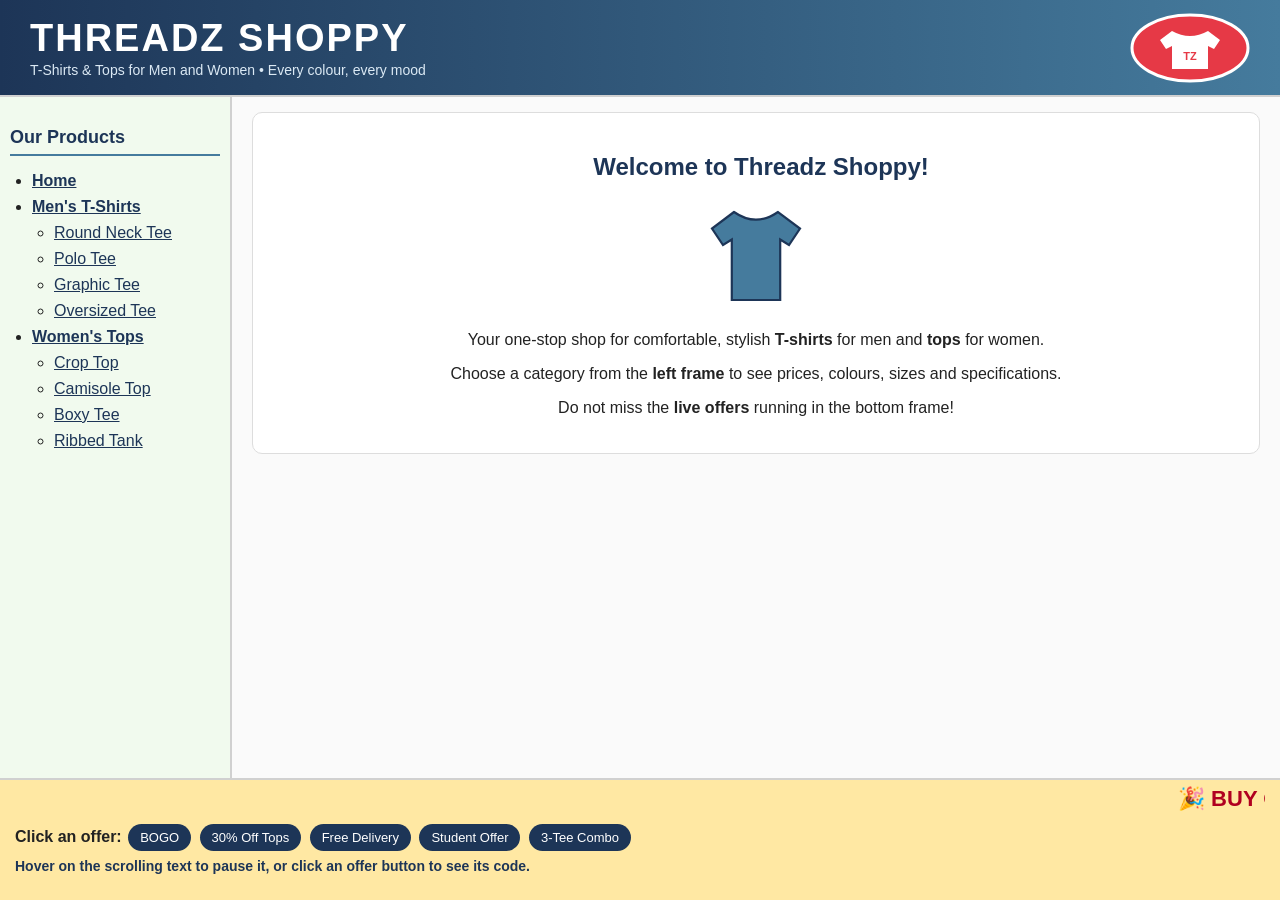
<file: index.html>
<!DOCTYPE HTML PUBLIC "-//W3C//DTD HTML 4.01 Frameset//EN" "http://www.w3.org/TR/html4/frameset.dtd">
<html>
<head>
<meta charset="utf-8">
<title>Threadz Shoppy - T-Shirts &amp; Tops</title>
</head>
<frameset rows="95,*,120" frameborder="1" border="2">
  <frame name="top" src="top.html" scrolling="no">
  <frameset cols="230,*">
    <frame name="left" src="left.html">
    <frame name="right" src="welcome.html">
  </frameset>
  <frame name="bottom" src="bottom.html" scrolling="no">
  <noframes><body>Your browser does not support frames.</body></noframes>
</frameset>
</html>
</file>
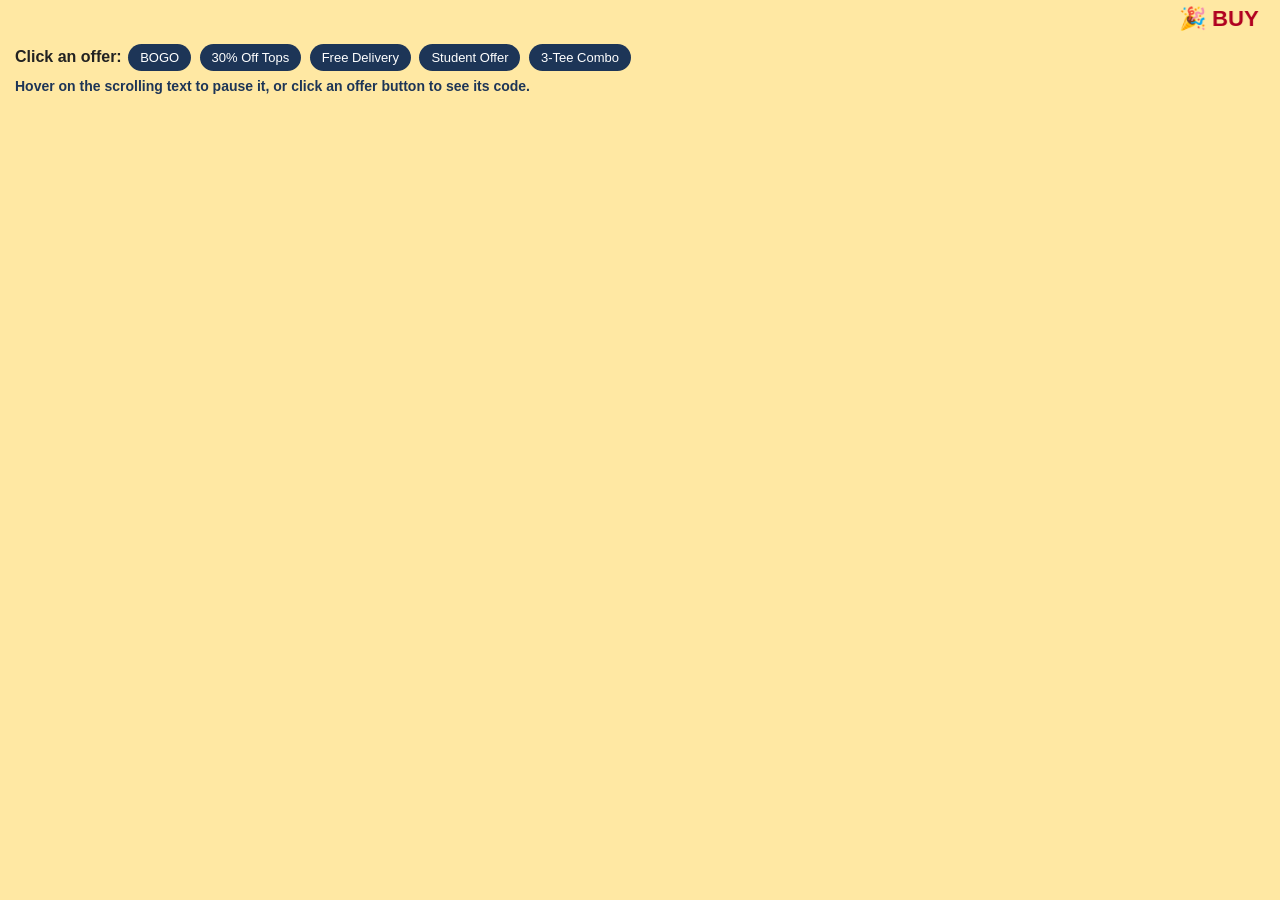
<file: bottom.html>
<!DOCTYPE html>
<html><head><meta charset="utf-8"><title>Offers</title><link rel="stylesheet" href="style.css">
<script>
var offers = {
  1: "BUY ONE GET ONE FREE on Men's Round Neck Tees - use code BOGO1",
  2: "Flat 30% OFF on all Women's Tops - use code WOMEN30",
  3: "FREE delivery on orders above Rs. 999 - applied automatically",
  4: "Extra 10% OFF for students (show college ID) - use code STUDENT10",
  5: "Combo: Any 3 T-shirts for Rs. 1299 - use code COMBO3"
};
function showOffer(n) {
  document.getElementById('msg').innerHTML = "&#127873; " + offers[n];
}
</script></head>
<body class="bottom">
<marquee behavior="scroll" direction="left" scrollamount="6" onmouseover="this.stop()" onmouseout="this.start()">
  &#127881; BUY ONE GET ONE FREE on Men's Round Neck Tees! &nbsp;&nbsp;&bull;&nbsp;&nbsp; Flat 30% OFF on Women's Tops! &nbsp;&nbsp;&bull;&nbsp;&nbsp; Free delivery above Rs. 999! &nbsp;&nbsp;&bull;&nbsp;&nbsp; Students get extra 10% OFF! &nbsp;&nbsp;&bull;&nbsp;&nbsp; Any 3 T-shirts for Rs. 1299! &#127881;
</marquee>
<div class="chips">
  <b>Click an offer:</b>
  <button onclick="showOffer(1)">BOGO</button>
  <button onclick="showOffer(2)">30% Off Tops</button>
  <button onclick="showOffer(3)">Free Delivery</button>
  <button onclick="showOffer(4)">Student Offer</button>
  <button onclick="showOffer(5)">3-Tee Combo</button>
</div>
<div id="msg">Hover on the scrolling text to pause it, or click an offer button to see its code.</div>
</body></html>
</file>
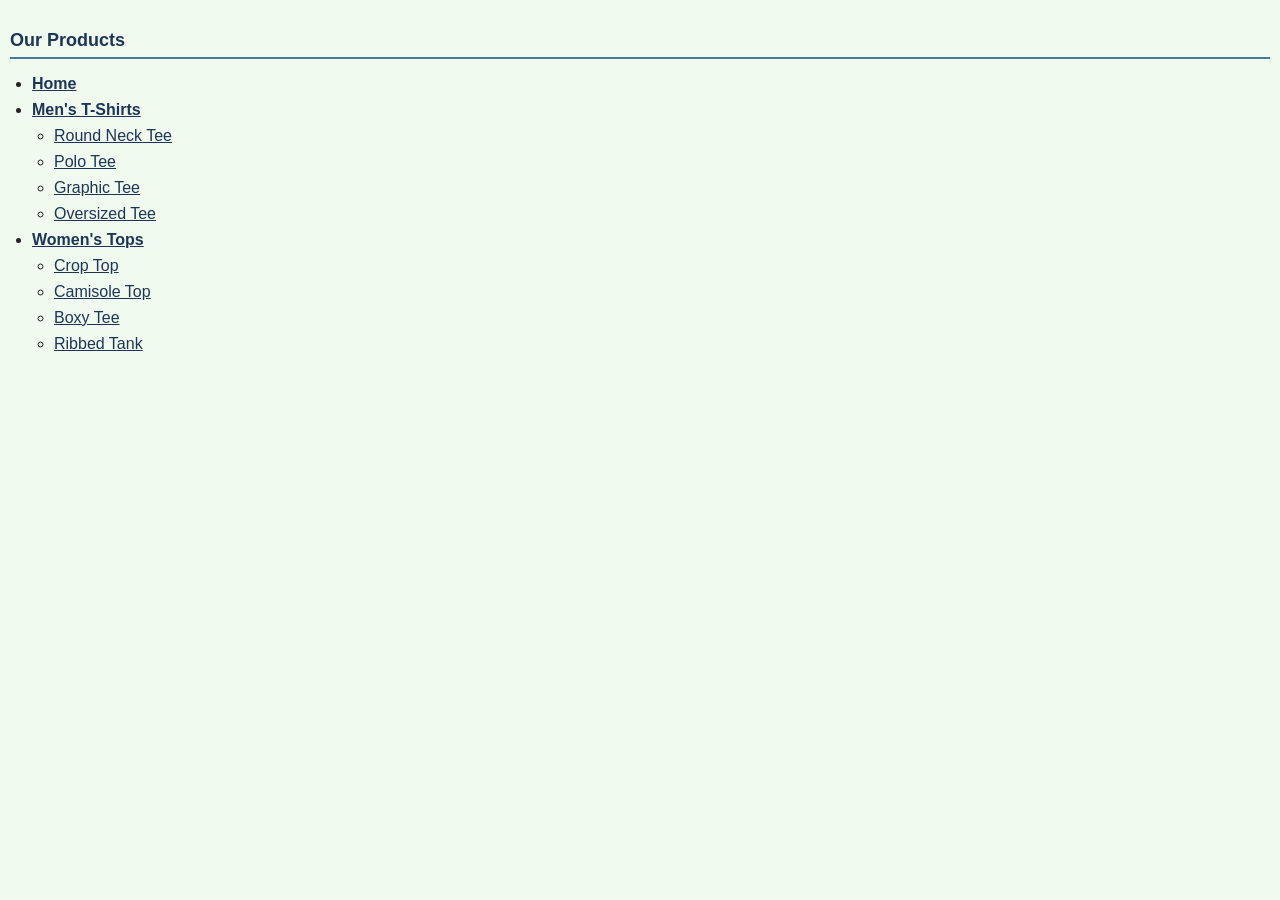
<file: left.html>
<!DOCTYPE html>
<html><head><meta charset="utf-8"><title>Left</title><link rel="stylesheet" href="style.css"></head>
<body class="left">
<h2>Our Products</h2>
<ul>
  <li><a href="welcome.html" target="right">Home</a></li>
  <li><a href="men.html" target="right">Men's T-Shirts</a>
    <ul>
      <li><a href="men.html#round" target="right">Round Neck Tee</a></li>
      <li><a href="men.html#polo" target="right">Polo Tee</a></li>
      <li><a href="men.html#graphic" target="right">Graphic Tee</a></li>
      <li><a href="men.html#oversized" target="right">Oversized Tee</a></li>
    </ul>
  </li>
  <li><a href="women.html" target="right">Women's Tops</a>
    <ul>
      <li><a href="women.html#crop" target="right">Crop Top</a></li>
      <li><a href="women.html#cami" target="right">Camisole Top</a></li>
      <li><a href="women.html#boxy" target="right">Boxy Tee</a></li>
      <li><a href="women.html#tank" target="right">Ribbed Tank</a></li>
    </ul>
  </li>
</ul>
</body></html>
</file>
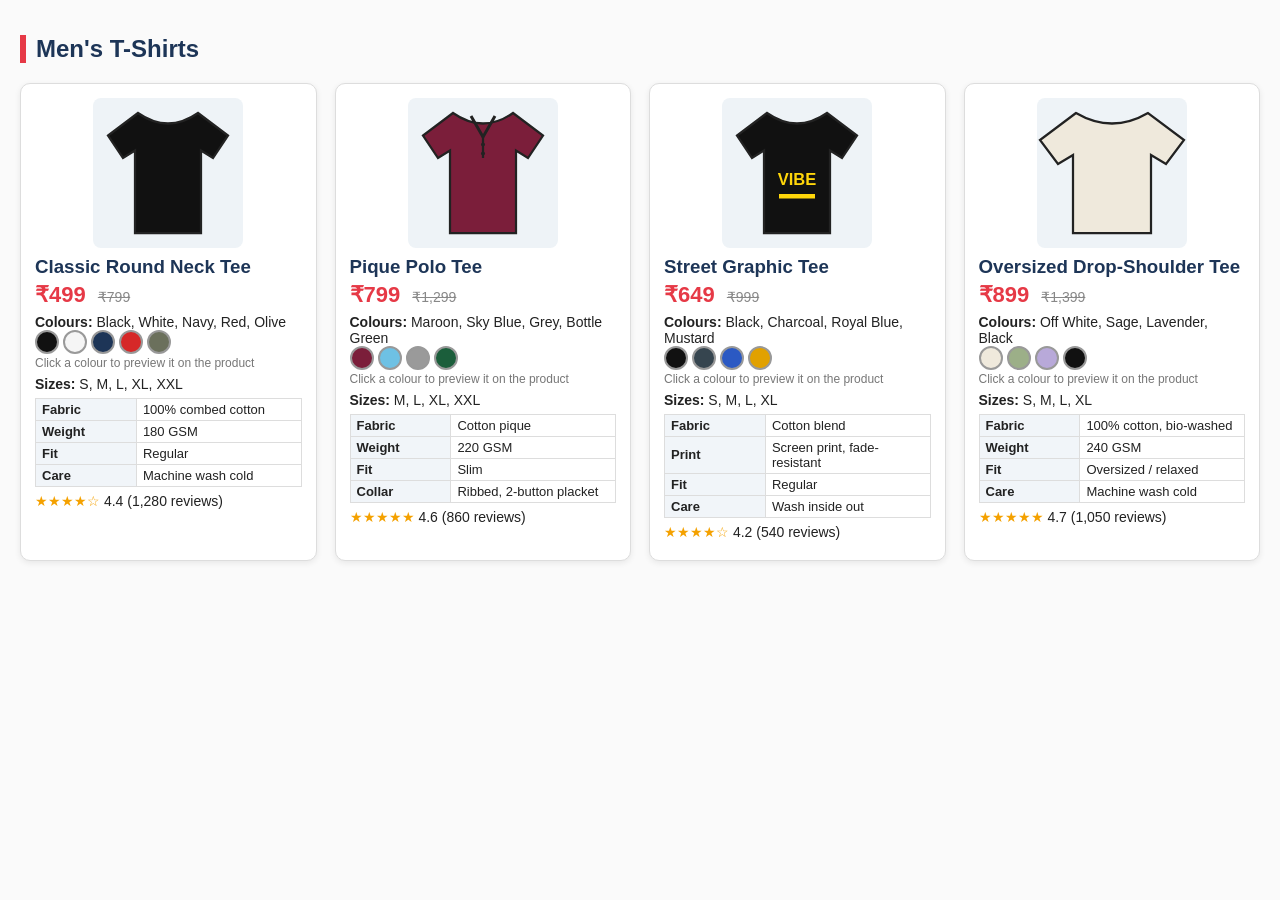
<file: men.html>
<!DOCTYPE html>
<html><head><meta charset="utf-8"><title>Men's T-Shirts</title><link rel="stylesheet" href="style.css">
<script>
function paint(sw, colour) {
  var card = sw.closest ? sw.closest('.card') : sw.parentNode.parentNode.parentNode;
  card.getElementsByClassName('fill')[0].setAttribute('fill', colour);
}
</script></head>
<body>
<div class="page">
  <h2>Men's T-Shirts</h2>
  <div class="cards">
<div class="card" id="round">
  <svg viewBox="0 0 100 100"><path class="fill" d="M30 10 L10 25 L20 40 L28 35 L28 90 L72 90 L72 35 L80 40 L90 25 L70 10 Q50 24 30 10 Z" fill="#111111" stroke="#222" stroke-width="1.5"/></svg>
  <h3>Classic Round Neck Tee</h3>
  <div class="price">&#8377;499 <s>&#8377;799</s></div>
  <div class="row"><b>Colours:</b> Black, White, Navy, Red, Olive<br><span class="sw" style="background:#111111" title="Black" onclick="paint(this,'#111111')"></span><span class="sw" style="background:#f5f5f5" title="White" onclick="paint(this,'#f5f5f5')"></span><span class="sw" style="background:#1d3557" title="Navy" onclick="paint(this,'#1d3557')"></span><span class="sw" style="background:#d62828" title="Red" onclick="paint(this,'#d62828')"></span><span class="sw" style="background:#6b705c" title="Olive" onclick="paint(this,'#6b705c')"></span><br><span class="hint">Click a colour to preview it on the product</span></div>
  <div class="row"><b>Sizes:</b> S, M, L, XL, XXL</div>
  <table class="spec"><tr><td>Fabric</td><td>100% combed cotton</td></tr><tr><td>Weight</td><td>180 GSM</td></tr><tr><td>Fit</td><td>Regular</td></tr><tr><td>Care</td><td>Machine wash cold</td></tr></table>
  <div class="row"><span class="stars">&#9733;&#9733;&#9733;&#9733;&#9734;</span> 4.4 (1,280 reviews)</div>
</div>
<div class="card" id="polo">
  <svg viewBox="0 0 100 100"><path class="fill" d="M30 10 L10 25 L20 40 L28 35 L28 90 L72 90 L72 35 L80 40 L90 25 L70 10 Q50 24 30 10 Z" fill="#7b1e3a" stroke="#222" stroke-width="1.5"/><path d="M42 12 L50 26 L58 12" fill="none" stroke="#222" stroke-width="2"/><line x1="50" y1="26" x2="50" y2="40" stroke="#222" stroke-width="1.5"/><circle cx="50" cy="31" r="1.3" fill="#222"/><circle cx="50" cy="37" r="1.3" fill="#222"/></svg>
  <h3>Pique Polo Tee</h3>
  <div class="price">&#8377;799 <s>&#8377;1,299</s></div>
  <div class="row"><b>Colours:</b> Maroon, Sky Blue, Grey, Bottle Green<br><span class="sw" style="background:#7b1e3a" title="Maroon" onclick="paint(this,'#7b1e3a')"></span><span class="sw" style="background:#6ec1e4" title="Sky Blue" onclick="paint(this,'#6ec1e4')"></span><span class="sw" style="background:#9a9a9a" title="Grey" onclick="paint(this,'#9a9a9a')"></span><span class="sw" style="background:#1b5e3b" title="Bottle Green" onclick="paint(this,'#1b5e3b')"></span><br><span class="hint">Click a colour to preview it on the product</span></div>
  <div class="row"><b>Sizes:</b> M, L, XL, XXL</div>
  <table class="spec"><tr><td>Fabric</td><td>Cotton pique</td></tr><tr><td>Weight</td><td>220 GSM</td></tr><tr><td>Fit</td><td>Slim</td></tr><tr><td>Collar</td><td>Ribbed, 2-button placket</td></tr></table>
  <div class="row"><span class="stars">&#9733;&#9733;&#9733;&#9733;&#9733;</span> 4.6 (860 reviews)</div>
</div>
<div class="card" id="graphic">
  <svg viewBox="0 0 100 100"><path class="fill" d="M30 10 L10 25 L20 40 L28 35 L28 90 L72 90 L72 35 L80 40 L90 25 L70 10 Q50 24 30 10 Z" fill="#111111" stroke="#222" stroke-width="1.5"/><text x="50" y="58" font-size="11" font-weight="bold" text-anchor="middle" fill="#ffd60a">VIBE</text><rect x="38" y="64" width="24" height="3" fill="#ffd60a"/></svg>
  <h3>Street Graphic Tee</h3>
  <div class="price">&#8377;649 <s>&#8377;999</s></div>
  <div class="row"><b>Colours:</b> Black, Charcoal, Royal Blue, Mustard<br><span class="sw" style="background:#111111" title="Black" onclick="paint(this,'#111111')"></span><span class="sw" style="background:#36454f" title="Charcoal" onclick="paint(this,'#36454f')"></span><span class="sw" style="background:#2b59c3" title="Royal Blue" onclick="paint(this,'#2b59c3')"></span><span class="sw" style="background:#e1a100" title="Mustard" onclick="paint(this,'#e1a100')"></span><br><span class="hint">Click a colour to preview it on the product</span></div>
  <div class="row"><b>Sizes:</b> S, M, L, XL</div>
  <table class="spec"><tr><td>Fabric</td><td>Cotton blend</td></tr><tr><td>Print</td><td>Screen print, fade-resistant</td></tr><tr><td>Fit</td><td>Regular</td></tr><tr><td>Care</td><td>Wash inside out</td></tr></table>
  <div class="row"><span class="stars">&#9733;&#9733;&#9733;&#9733;&#9734;</span> 4.2 (540 reviews)</div>
</div>
<div class="card" id="oversized">
  <svg viewBox="0 0 100 100"><path class="fill" d="M26 10 L2 28 L14 44 L24 38 L24 90 L76 90 L76 38 L86 44 L98 28 L74 10 Q50 24 26 10 Z" fill="#efe9dc" stroke="#222" stroke-width="1.5"/></svg>
  <h3>Oversized Drop-Shoulder Tee</h3>
  <div class="price">&#8377;899 <s>&#8377;1,399</s></div>
  <div class="row"><b>Colours:</b> Off White, Sage, Lavender, Black<br><span class="sw" style="background:#efe9dc" title="Off White" onclick="paint(this,'#efe9dc')"></span><span class="sw" style="background:#9caf88" title="Sage" onclick="paint(this,'#9caf88')"></span><span class="sw" style="background:#b8a9d9" title="Lavender" onclick="paint(this,'#b8a9d9')"></span><span class="sw" style="background:#111111" title="Black" onclick="paint(this,'#111111')"></span><br><span class="hint">Click a colour to preview it on the product</span></div>
  <div class="row"><b>Sizes:</b> S, M, L, XL</div>
  <table class="spec"><tr><td>Fabric</td><td>100% cotton, bio-washed</td></tr><tr><td>Weight</td><td>240 GSM</td></tr><tr><td>Fit</td><td>Oversized / relaxed</td></tr><tr><td>Care</td><td>Machine wash cold</td></tr></table>
  <div class="row"><span class="stars">&#9733;&#9733;&#9733;&#9733;&#9733;</span> 4.7 (1,050 reviews)</div>
</div>
  </div>
</div>
</body></html>
</file>
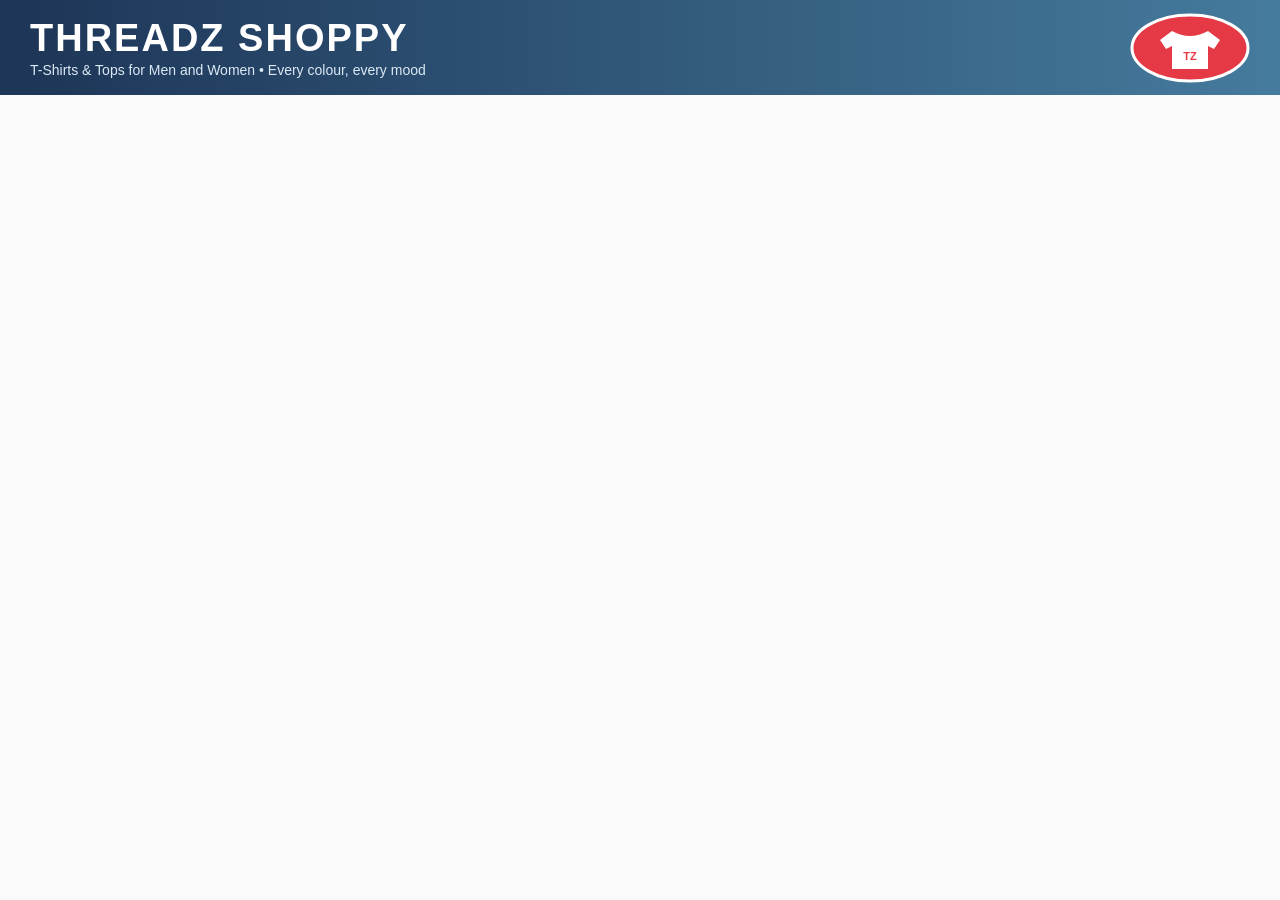
<file: top.html>
<!DOCTYPE html>
<html><head><meta charset="utf-8"><title>Top</title><link rel="stylesheet" href="style.css"></head>
<body>
<div class="top">
  <div>
    <h1>THREADZ SHOPPY</h1>
    <p>T-Shirts &amp; Tops for Men and Women &bull; Every colour, every mood</p>
  </div>
  <!-- LOGO -->
  <svg class="logo" viewBox="0 0 120 70">
    <ellipse cx="60" cy="35" rx="58" ry="33" fill="#e63946" stroke="#fff" stroke-width="3"/>
    <path d="M42 18 L30 27 L36 36 L42 33 L42 56 L78 56 L78 33 L84 36 L90 27 L78 18 Q60 28 42 18 Z" fill="#fff"/>
    <text x="60" y="47" font-size="11" font-weight="bold" fill="#e63946" text-anchor="middle">TZ</text>
  </svg>
</div>
</body></html>
</file>
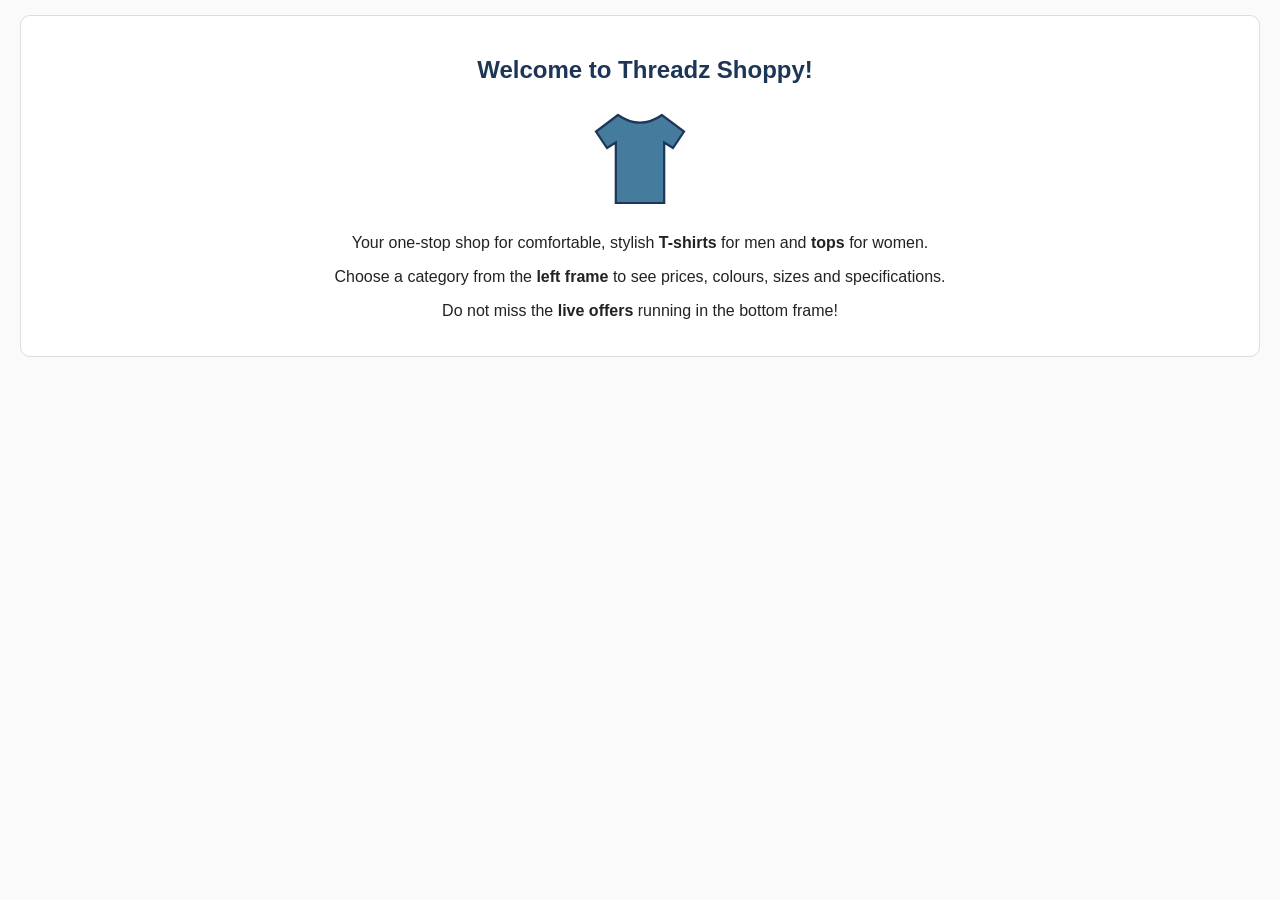
<file: welcome.html>
<!DOCTYPE html>
<html><head><meta charset="utf-8"><title>Welcome</title><link rel="stylesheet" href="style.css"></head>
<body>
<div class="page">
  <div class="hero">
    <h2 style="border:0">Welcome to Threadz Shoppy!</h2>
    <svg width="110" height="110" viewBox="0 0 100 100"><path d="M30 10 L10 25 L20 40 L28 35 L28 90 L72 90 L72 35 L80 40 L90 25 L70 10 Q50 24 30 10 Z" fill="#457b9d" stroke="#1d3557" stroke-width="2"/></svg>
    <p>Your one-stop shop for comfortable, stylish <b>T-shirts</b> for men and <b>tops</b> for women.</p>
    <p>Choose a category from the <b>left frame</b> to see prices, colours, sizes and specifications.</p>
    <p>Do not miss the <b>live offers</b> running in the bottom frame!</p>
  </div>
</div>
</body></html>
</file>
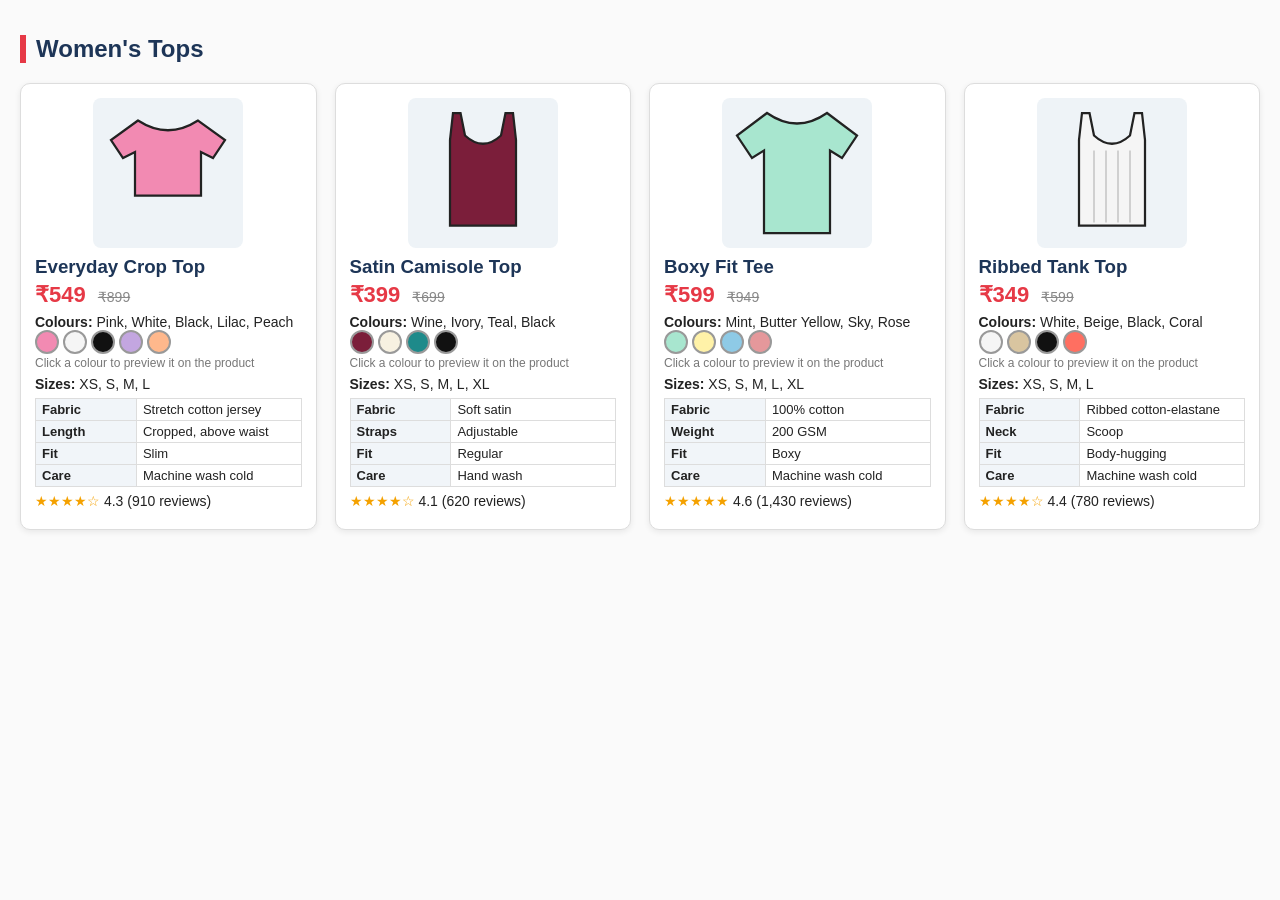
<file: women.html>
<!DOCTYPE html>
<html><head><meta charset="utf-8"><title>Women's Tops</title><link rel="stylesheet" href="style.css">
<script>
function paint(sw, colour) {
  var card = sw.closest ? sw.closest('.card') : sw.parentNode.parentNode.parentNode;
  card.getElementsByClassName('fill')[0].setAttribute('fill', colour);
}
</script></head>
<body>
<div class="page">
  <h2>Women's Tops</h2>
  <div class="cards">
<div class="card" id="crop">
  <svg viewBox="0 0 100 100"><path class="fill" d="M30 15 L12 28 L20 40 L28 36 L28 65 L72 65 L72 36 L80 40 L88 28 L70 15 Q50 28 30 15 Z" fill="#f28ab2" stroke="#222" stroke-width="1.5"/></svg>
  <h3>Everyday Crop Top</h3>
  <div class="price">&#8377;549 <s>&#8377;899</s></div>
  <div class="row"><b>Colours:</b> Pink, White, Black, Lilac, Peach<br><span class="sw" style="background:#f28ab2" title="Pink" onclick="paint(this,'#f28ab2')"></span><span class="sw" style="background:#f5f5f5" title="White" onclick="paint(this,'#f5f5f5')"></span><span class="sw" style="background:#111111" title="Black" onclick="paint(this,'#111111')"></span><span class="sw" style="background:#c3a6e0" title="Lilac" onclick="paint(this,'#c3a6e0')"></span><span class="sw" style="background:#ffb88c" title="Peach" onclick="paint(this,'#ffb88c')"></span><br><span class="hint">Click a colour to preview it on the product</span></div>
  <div class="row"><b>Sizes:</b> XS, S, M, L</div>
  <table class="spec"><tr><td>Fabric</td><td>Stretch cotton jersey</td></tr><tr><td>Length</td><td>Cropped, above waist</td></tr><tr><td>Fit</td><td>Slim</td></tr><tr><td>Care</td><td>Machine wash cold</td></tr></table>
  <div class="row"><span class="stars">&#9733;&#9733;&#9733;&#9733;&#9734;</span> 4.3 (910 reviews)</div>
</div>
<div class="card" id="cami">
  <svg viewBox="0 0 100 100"><path class="fill" d="M35 10 L38 25 Q50 36 62 25 L65 10 L70 10 L72 28 L72 85 L28 85 L28 28 L30 10 Z" fill="#7b1e3a" stroke="#222" stroke-width="1.5"/></svg>
  <h3>Satin Camisole Top</h3>
  <div class="price">&#8377;399 <s>&#8377;699</s></div>
  <div class="row"><b>Colours:</b> Wine, Ivory, Teal, Black<br><span class="sw" style="background:#7b1e3a" title="Wine" onclick="paint(this,'#7b1e3a')"></span><span class="sw" style="background:#f7f1e1" title="Ivory" onclick="paint(this,'#f7f1e1')"></span><span class="sw" style="background:#1e8a8a" title="Teal" onclick="paint(this,'#1e8a8a')"></span><span class="sw" style="background:#111111" title="Black" onclick="paint(this,'#111111')"></span><br><span class="hint">Click a colour to preview it on the product</span></div>
  <div class="row"><b>Sizes:</b> XS, S, M, L, XL</div>
  <table class="spec"><tr><td>Fabric</td><td>Soft satin</td></tr><tr><td>Straps</td><td>Adjustable</td></tr><tr><td>Fit</td><td>Regular</td></tr><tr><td>Care</td><td>Hand wash</td></tr></table>
  <div class="row"><span class="stars">&#9733;&#9733;&#9733;&#9733;&#9734;</span> 4.1 (620 reviews)</div>
</div>
<div class="card" id="boxy">
  <svg viewBox="0 0 100 100"><path class="fill" d="M30 10 L10 25 L20 40 L28 35 L28 90 L72 90 L72 35 L80 40 L90 25 L70 10 Q50 24 30 10 Z" fill="#a8e6cf" stroke="#222" stroke-width="1.5"/></svg>
  <h3>Boxy Fit Tee</h3>
  <div class="price">&#8377;599 <s>&#8377;949</s></div>
  <div class="row"><b>Colours:</b> Mint, Butter Yellow, Sky, Rose<br><span class="sw" style="background:#a8e6cf" title="Mint" onclick="paint(this,'#a8e6cf')"></span><span class="sw" style="background:#fff2a8" title="Butter Yellow" onclick="paint(this,'#fff2a8')"></span><span class="sw" style="background:#8ecae6" title="Sky" onclick="paint(this,'#8ecae6')"></span><span class="sw" style="background:#e5989b" title="Rose" onclick="paint(this,'#e5989b')"></span><br><span class="hint">Click a colour to preview it on the product</span></div>
  <div class="row"><b>Sizes:</b> XS, S, M, L, XL</div>
  <table class="spec"><tr><td>Fabric</td><td>100% cotton</td></tr><tr><td>Weight</td><td>200 GSM</td></tr><tr><td>Fit</td><td>Boxy</td></tr><tr><td>Care</td><td>Machine wash cold</td></tr></table>
  <div class="row"><span class="stars">&#9733;&#9733;&#9733;&#9733;&#9733;</span> 4.6 (1,430 reviews)</div>
</div>
<div class="card" id="tank">
  <svg viewBox="0 0 100 100"><path class="fill" d="M35 10 L38 25 Q50 36 62 25 L65 10 L70 10 L72 28 L72 85 L28 85 L28 28 L30 10 Z" fill="#f5f5f5" stroke="#222" stroke-width="1.5"/><line x1="38" y1="35" x2="38" y2="83" stroke="#0003"/><line x1="46" y1="35" x2="46" y2="83" stroke="#0003"/><line x1="54" y1="35" x2="54" y2="83" stroke="#0003"/><line x1="62" y1="35" x2="62" y2="83" stroke="#0003"/></svg>
  <h3>Ribbed Tank Top</h3>
  <div class="price">&#8377;349 <s>&#8377;599</s></div>
  <div class="row"><b>Colours:</b> White, Beige, Black, Coral<br><span class="sw" style="background:#f5f5f5" title="White" onclick="paint(this,'#f5f5f5')"></span><span class="sw" style="background:#d9c5a0" title="Beige" onclick="paint(this,'#d9c5a0')"></span><span class="sw" style="background:#111111" title="Black" onclick="paint(this,'#111111')"></span><span class="sw" style="background:#ff6f61" title="Coral" onclick="paint(this,'#ff6f61')"></span><br><span class="hint">Click a colour to preview it on the product</span></div>
  <div class="row"><b>Sizes:</b> XS, S, M, L</div>
  <table class="spec"><tr><td>Fabric</td><td>Ribbed cotton-elastane</td></tr><tr><td>Neck</td><td>Scoop</td></tr><tr><td>Fit</td><td>Body-hugging</td></tr><tr><td>Care</td><td>Machine wash cold</td></tr></table>
  <div class="row"><span class="stars">&#9733;&#9733;&#9733;&#9733;&#9734;</span> 4.4 (780 reviews)</div>
</div>
  </div>
</div>
</body></html>
</file>
<file: style.css>
* { box-sizing: border-box; }
body { margin: 0; font-family: "Segoe UI", Arial, sans-serif; background: #fafafa; color: #222; }

/* TOP FRAME */
.top { display: flex; align-items: center; justify-content: space-between;
       background: linear-gradient(90deg, #1d3557, #457b9d); color: #fff; padding: 10px 30px; height: 95px; }
.top h1 { margin: 0; font-size: 38px; letter-spacing: 2px; }
.top p { margin: 2px 0 0; font-size: 14px; color: #dbe9f4; }
.logo { width: 120px; height: 70px; }

/* LEFT FRAME */
.left { background: #f1faee; padding: 15px 10px; min-height: 100vh; }
.left h2 { font-size: 18px; color: #1d3557; border-bottom: 2px solid #457b9d; padding-bottom: 6px; }
.left ul { padding-left: 22px; list-style: disc; }
.left ul ul { list-style: circle; margin-top: 4px; }
.left li { margin: 8px 0; }
.left a { color: #1d3557; font-weight: 600; text-decoration: underline; }
.left a:hover { color: #e63946; }
.left ul ul a { font-weight: 400; }

/* RIGHT FRAME */
.page { padding: 15px 20px; }
.page h2 { color: #1d3557; border-left: 6px solid #e63946; padding-left: 10px; }
.hero { background: #fff; border: 1px solid #ddd; border-radius: 10px; padding: 20px; text-align: center; }
.cards { display: grid; grid-template-columns: repeat(auto-fill, minmax(250px, 1fr)); gap: 18px; }
.card { background: #fff; border: 1px solid #ddd; border-radius: 10px; padding: 14px; box-shadow: 0 2px 6px rgba(0,0,0,.08); }
.card h3 { margin: 8px 0 4px; color: #1d3557; }
.card svg { display: block; margin: 0 auto; width: 150px; height: 150px; background: #eef3f7; border-radius: 8px; }
.price { font-size: 22px; font-weight: bold; color: #e63946; }
.price s { font-size: 14px; color: #888; font-weight: normal; margin-left: 6px; }
.row { margin: 6px 0; font-size: 14px; }
.sw { display: inline-block; width: 24px; height: 24px; border-radius: 50%; border: 2px solid #999; cursor: pointer; margin-right: 4px; vertical-align: middle; }
.sw:hover { transform: scale(1.2); border-color: #000; }
.hint { font-size: 12px; color: #777; }
.stars { color: #f4a100; }
table.spec { width: 100%; border-collapse: collapse; font-size: 13px; }
table.spec td { border: 1px solid #ddd; padding: 3px 6px; }
table.spec td:first-child { background: #f1f5f9; font-weight: 600; width: 38%; }

/* BOTTOM FRAME */
.bottom { background: #ffe8a3; padding: 6px 15px; height: 120px; }
.bottom marquee { font-size: 22px; font-weight: bold; color: #b00020; }
.chips { margin-top: 6px; }
.chips button { background: #1d3557; color: #fff; border: 0; border-radius: 18px; padding: 6px 12px; margin: 2px; cursor: pointer; font-size: 13px; }
.chips button:hover { background: #e63946; }
#msg { margin-top: 5px; font-size: 14px; font-weight: 600; color: #1d3557; }
</file>
